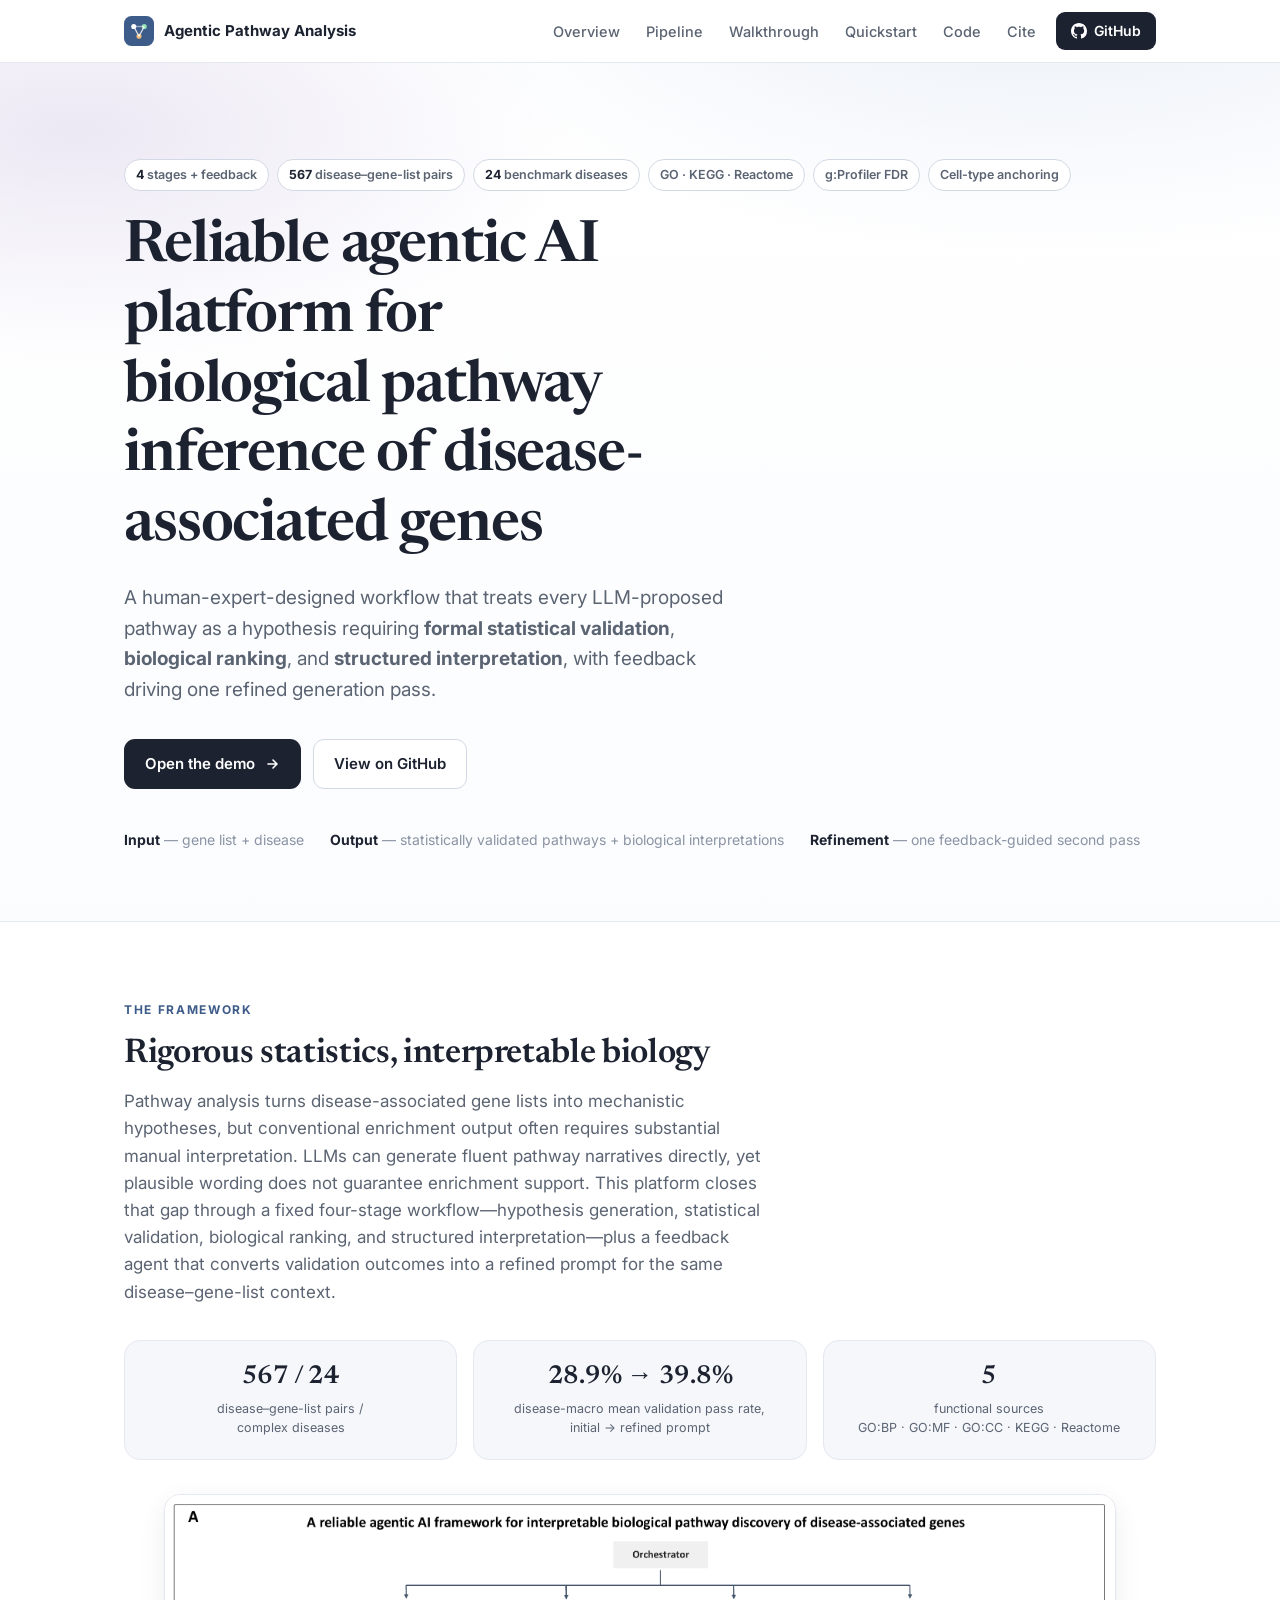
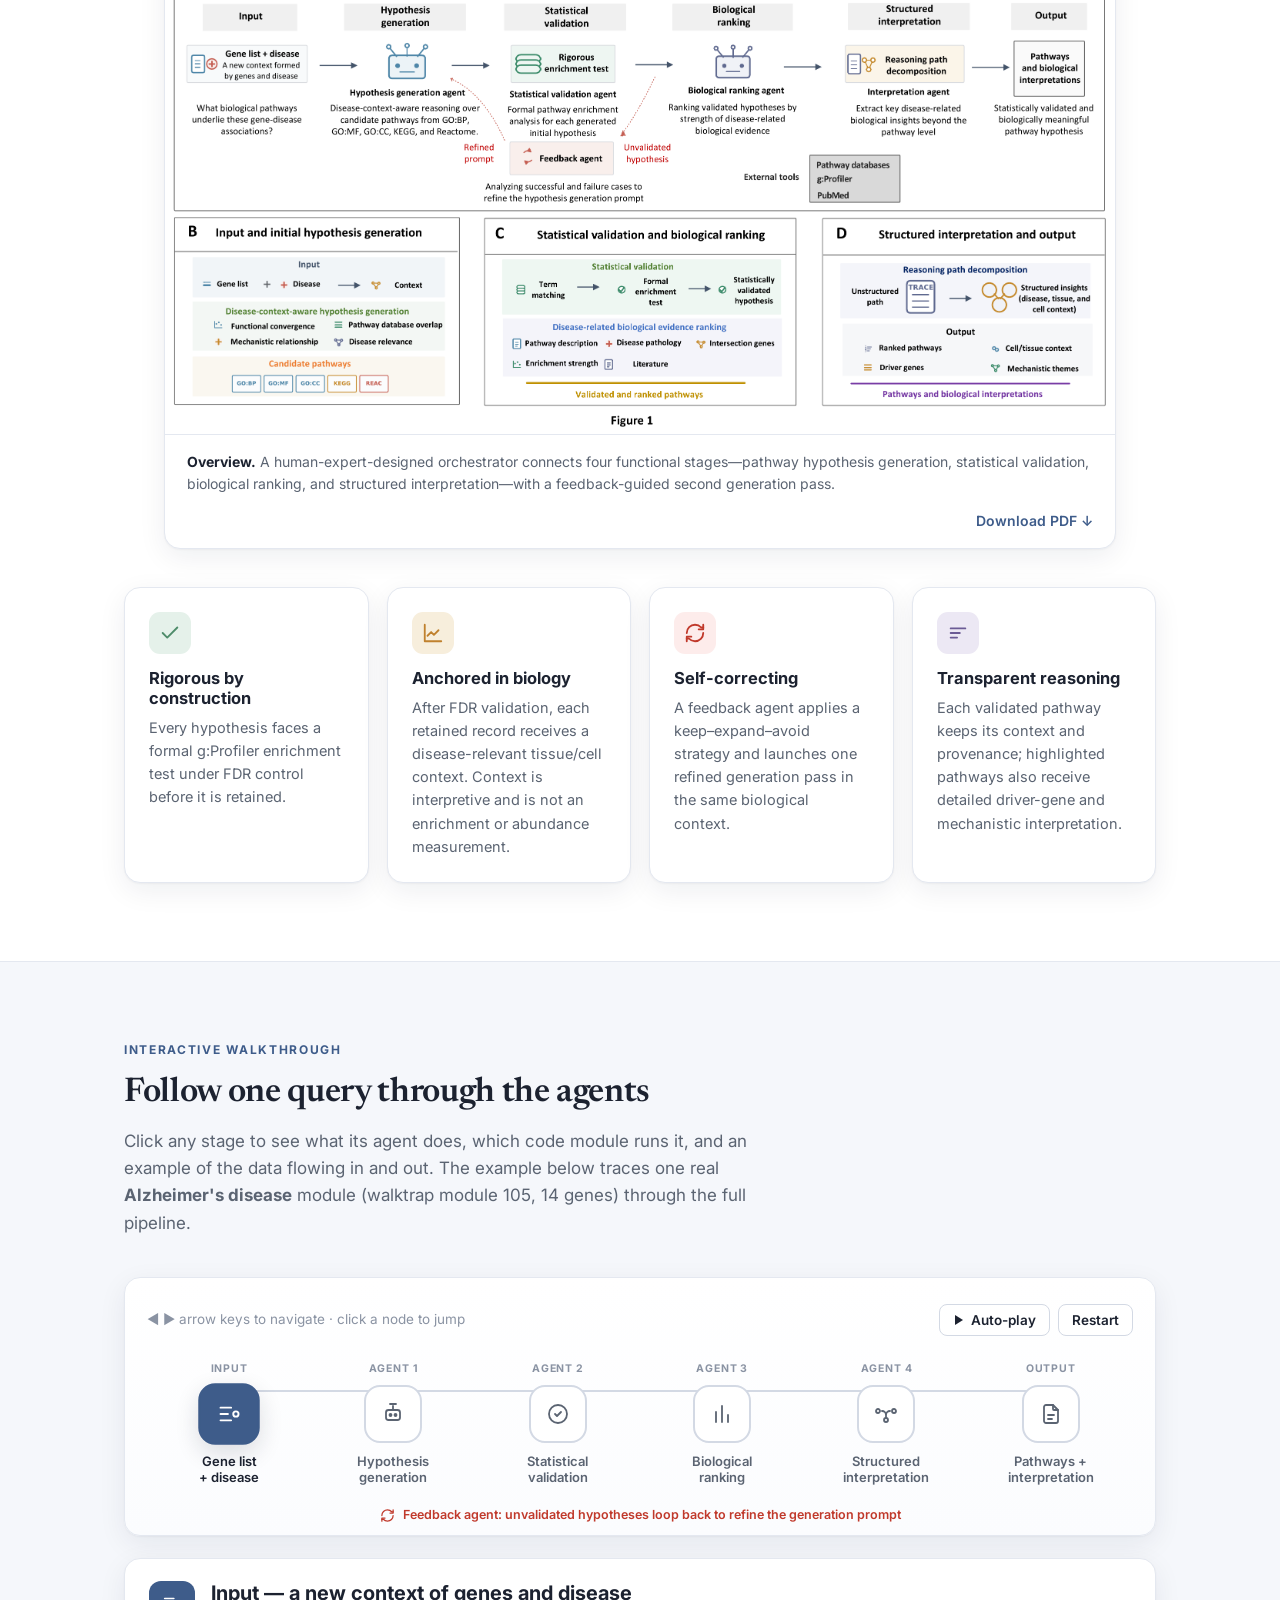
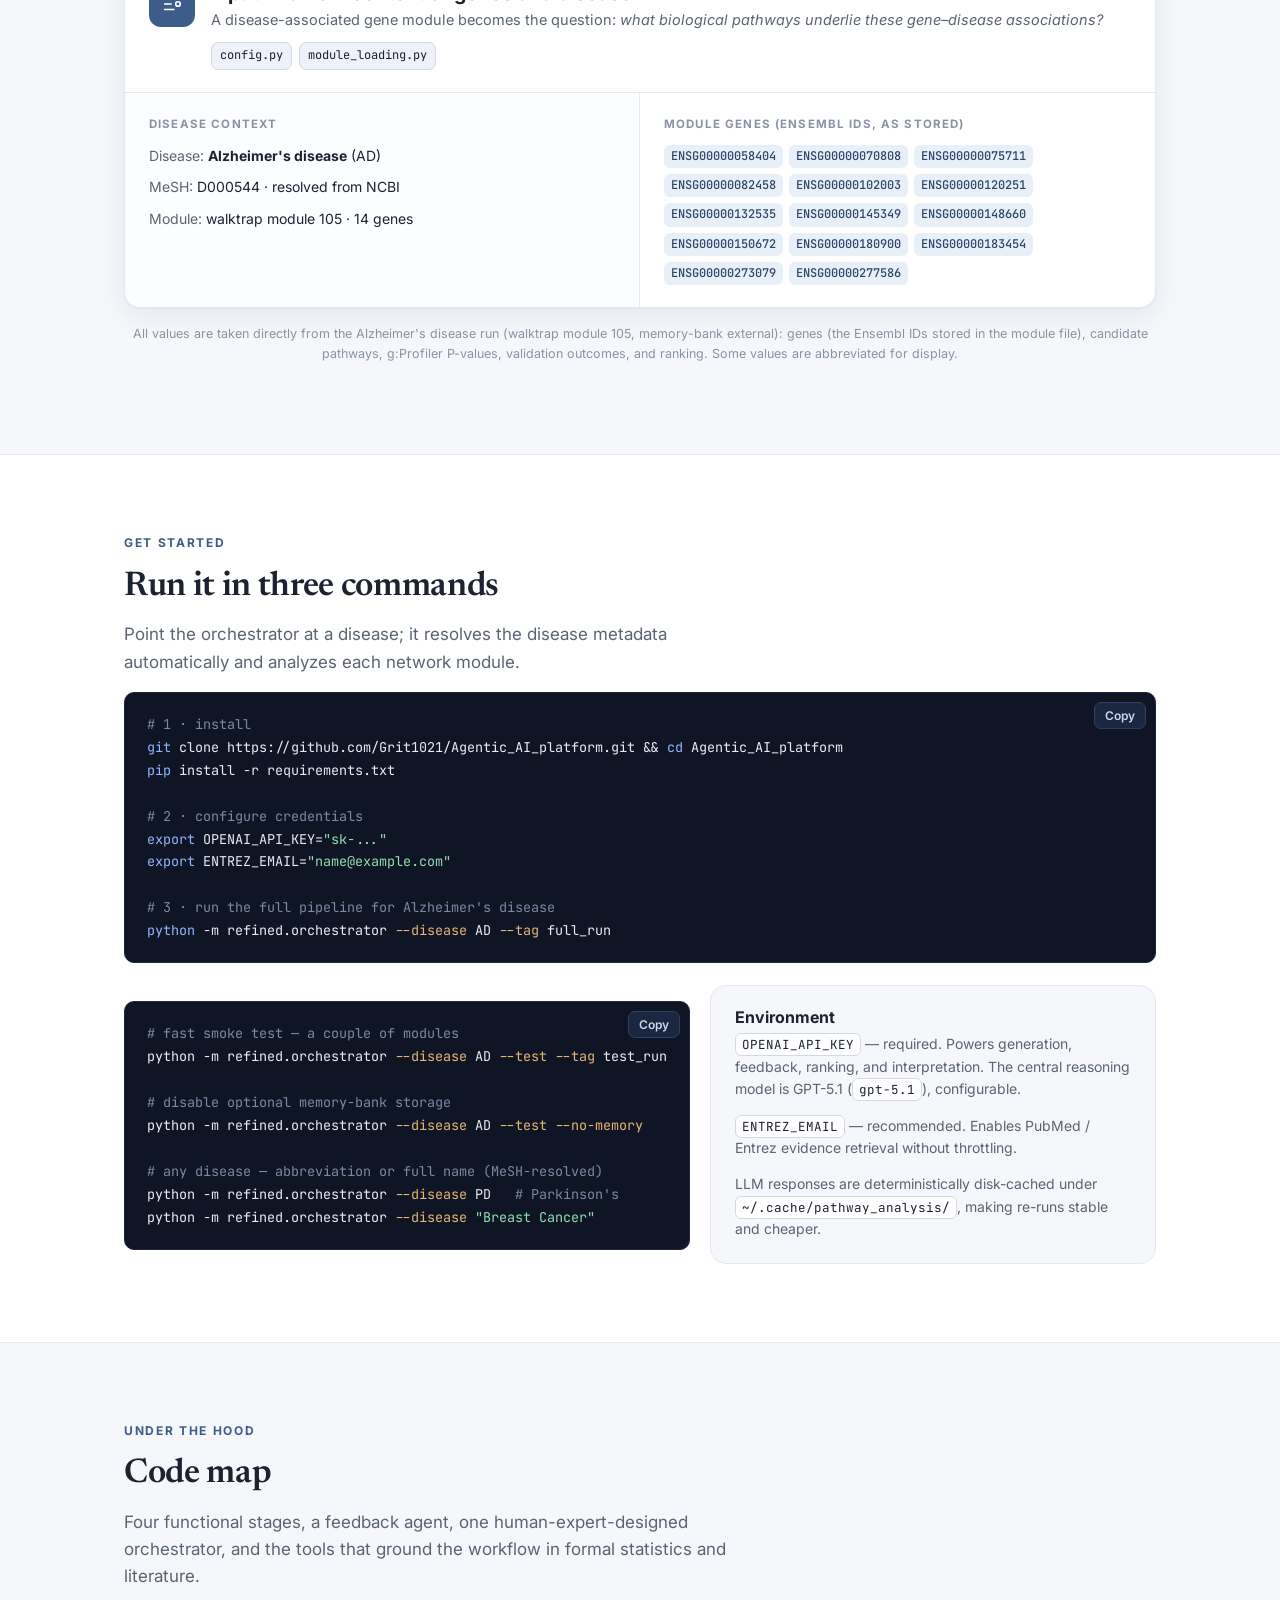
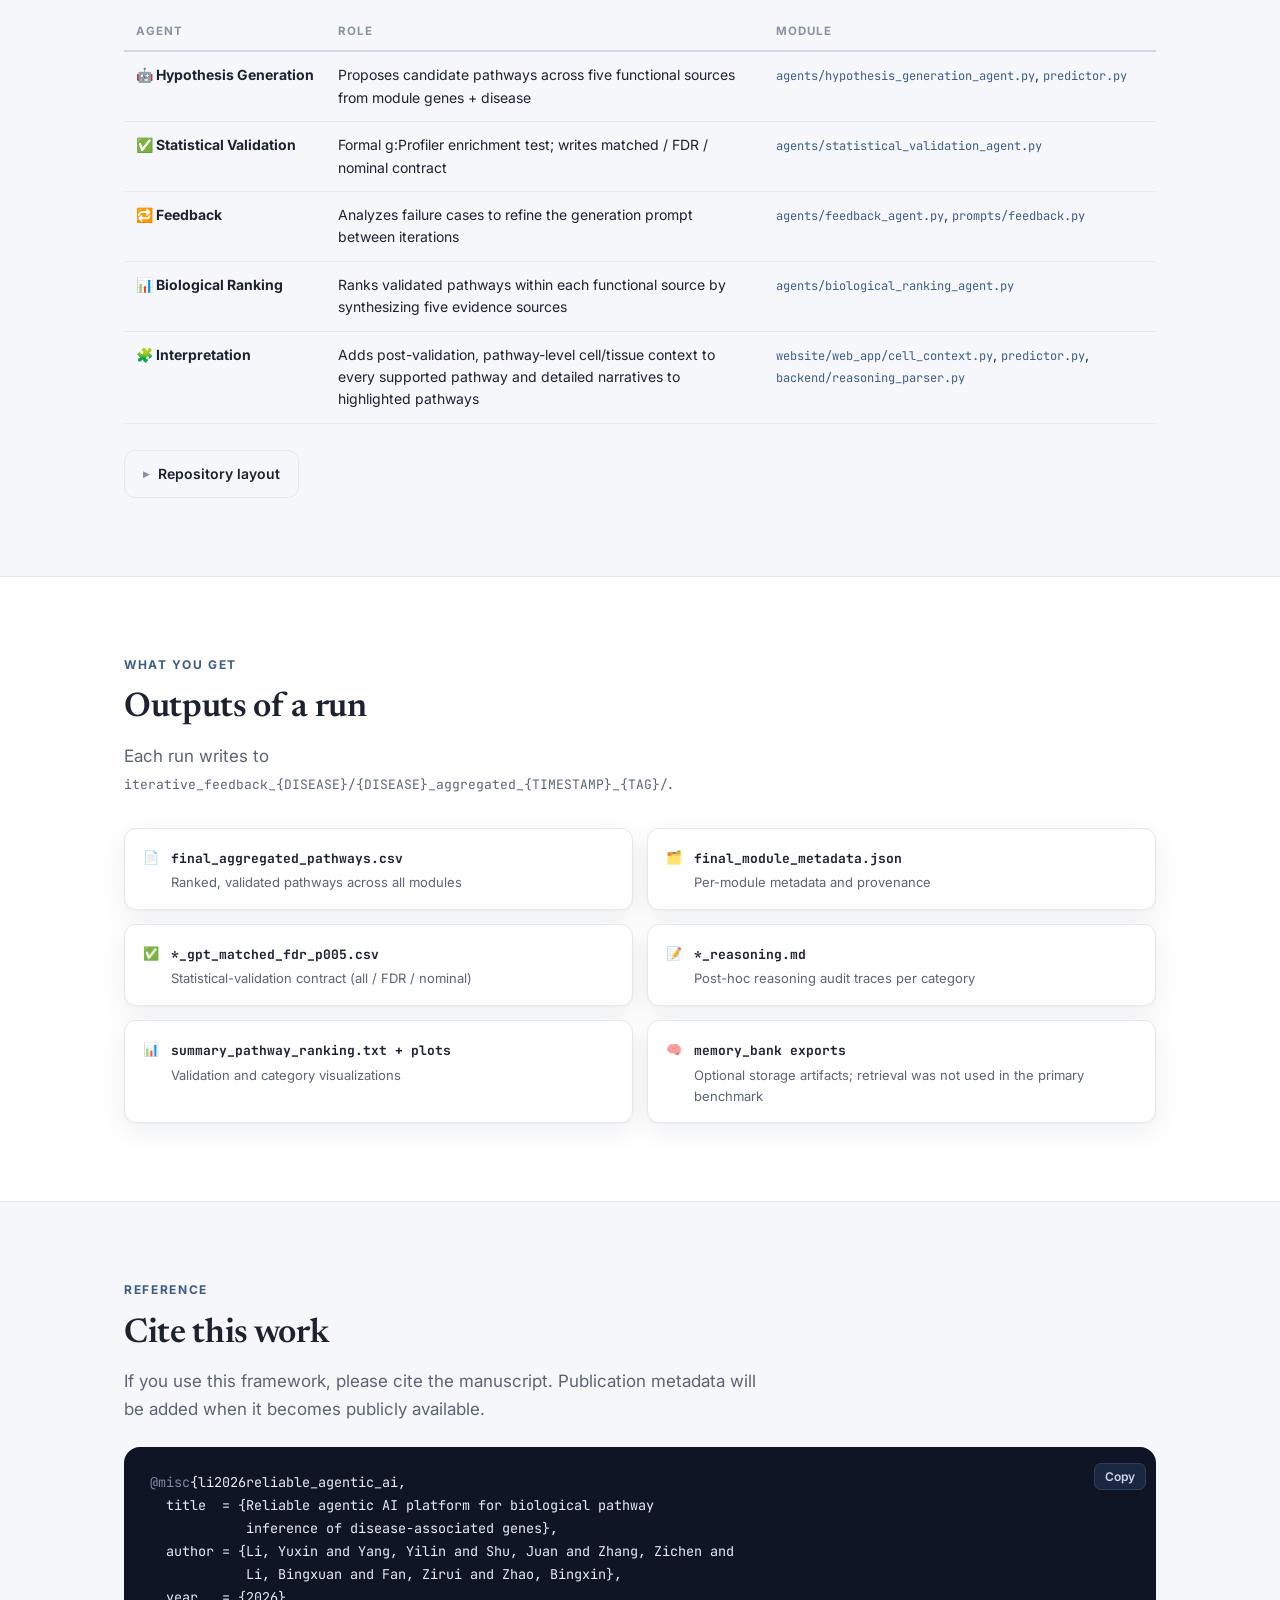
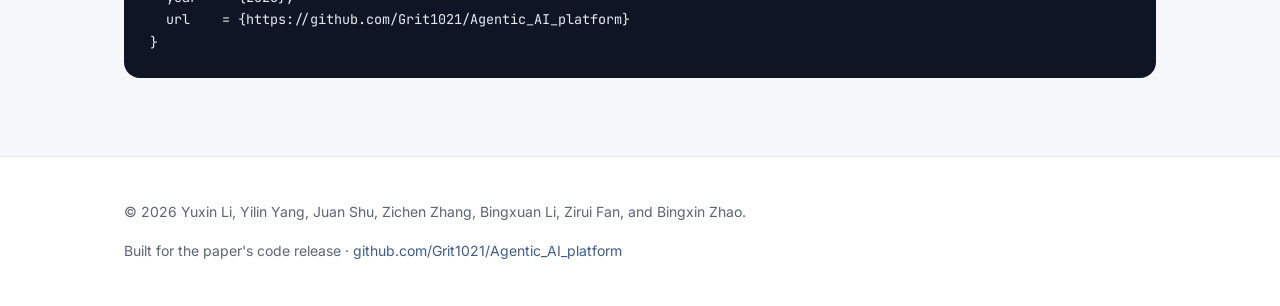
<file: docs/index.html>
<!DOCTYPE html>
<html lang="en">
<head>
<meta charset="UTF-8">
<meta name="viewport" content="width=device-width, initial-scale=1.0">
<title>Reliable agentic AI platform for biological pathway inference of disease-associated genes</title>
<meta name="description" content="A disease-context-aware agentic platform that combines LLM reasoning with formal enrichment testing, biological ranking, feedback-guided refinement, and structured interpretation.">
<link rel="preconnect" href="https://fonts.googleapis.com">
<link rel="preconnect" href="https://fonts.gstatic.com" crossorigin>
<link href="https://fonts.googleapis.com/css2?family=Inter:wght@400;500;600;700;800&family=Newsreader:ital,opt@0,7..72;1,7..72&family=JetBrains+Mono:wght@400;500&display=swap" rel="stylesheet">
<style>
  :root{
    --blue:#3E5C8A;   --blue-soft:#E9EFF7;   --blue-ink:#2c456b;
    --green:#4E8C6A;  --green-soft:#E5F1EA;  --green-ink:#356b4d;
    --amber:#C0812E;  --amber-soft:#F7EEDC;  --amber-ink:#8a5b18;
    --purple:#6B5B95; --purple-soft:#ECE8F4; --purple-ink:#4f4173;
    --red:#C0392B;
    --ink:#1c2230; --muted:#5b6472; --faint:#8a93a3;
    --line:#e4e8f0; --line-strong:#d3d9e4;
    --bg:#ffffff; --bg-alt:#f5f7fb; --bg-deep:#eef2f8;
    --radius:16px; --radius-sm:10px;
    --shadow:0 1px 2px rgba(20,30,50,.04), 0 8px 28px rgba(20,30,50,.07);
    --shadow-lg:0 20px 60px rgba(20,30,50,.16);
    --maxw:1080px;
    --sans:'Inter',-apple-system,BlinkMacSystemFont,'Segoe UI',Roboto,sans-serif;
    --serif:'Newsreader',Georgia,'Times New Roman',serif;
    --mono:'JetBrains Mono',ui-monospace,'SF Mono',Menlo,Consolas,monospace;
  }
  *{box-sizing:border-box}
  html{scroll-behavior:smooth}
  body{margin:0;font-family:var(--sans);color:var(--ink);background:var(--bg);
    line-height:1.6;-webkit-font-smoothing:antialiased;text-rendering:optimizeLegibility}
  a{color:var(--blue);text-decoration:none}
  a:hover{text-decoration:underline}
  h1,h2,h3{line-height:1.2;margin:0}
  .wrap{max-width:var(--maxw);margin:0 auto;padding:0 24px}
  .eyebrow{font-size:12px;font-weight:700;letter-spacing:.14em;text-transform:uppercase;color:var(--blue);margin-bottom:14px}
  section{padding:78px 0;border-top:1px solid var(--line)}
  section h2{font-family:var(--serif);font-size:34px;font-weight:600;letter-spacing:-.01em}
  section .lead{color:var(--muted);font-size:17px;max-width:640px;margin:14px 0 0}

  /* ---------- Nav ---------- */
  header.nav{position:sticky;top:0;z-index:50;background:rgba(255,255,255,.85);
    backdrop-filter:saturate(180%) blur(12px);border-bottom:1px solid var(--line)}
  .nav-inner{max-width:var(--maxw);margin:0 auto;padding:12px 24px;display:flex;align-items:center;gap:20px}
  .brand{display:flex;align-items:center;gap:10px;font-weight:700;font-size:15px;color:var(--ink)}
  .brand:hover{text-decoration:none}
  .brand .logo{width:30px;height:30px;flex:0 0 30px}
  .nav-links{display:flex;gap:26px;margin-left:auto}
  .nav-links a{color:var(--muted);font-size:14.5px;font-weight:500}
  .nav-links a:hover{color:var(--ink);text-decoration:none}
  .nav-cta{display:inline-flex;align-items:center;gap:7px;background:var(--ink);color:#fff;
    padding:8px 15px;border-radius:9px;font-size:14px;font-weight:600}
  .nav-cta:hover{text-decoration:none;background:#0e1420}
  .nav-toggle{display:none}

  /* ---------- Hero ---------- */
  .hero{position:relative;overflow:hidden;padding:96px 0 70px;
    background:
      radial-gradient(1100px 480px at 82% -12%, var(--blue-soft), transparent 60%),
      radial-gradient(900px 420px at 6% 8%, var(--purple-soft), transparent 55%),
      linear-gradient(#ffffff,#fbfcfe);
    border-top:none}
  .hero .tags{display:flex;flex-wrap:wrap;gap:8px;margin-bottom:22px}
  .tag{font-size:12.5px;font-weight:600;padding:5px 11px;border-radius:999px;
    background:#fff;border:1px solid var(--line-strong);color:var(--muted)}
  .tag b{color:var(--ink)}
  .hero h1{font-family:var(--serif);font-weight:600;font-size:clamp(34px,5.2vw,58px);
    letter-spacing:-.02em;max-width:15ch}
  .hero p.sub{font-size:19px;color:var(--muted);max-width:620px;margin:22px 0 0}
  .hero .cta{display:flex;flex-wrap:wrap;gap:12px;margin-top:34px}
  .btn{display:inline-flex;align-items:center;gap:9px;padding:12px 20px;border-radius:11px;
    font-weight:600;font-size:15px;cursor:pointer;border:1px solid transparent;transition:.18s}
  .btn.primary{background:var(--ink);color:#fff}
  .btn.primary:hover{background:#0e1420;text-decoration:none;transform:translateY(-1px)}
  .btn.ghost{background:#fff;border-color:var(--line-strong);color:var(--ink)}
  .btn.ghost:hover{border-color:var(--blue);color:var(--blue);text-decoration:none;transform:translateY(-1px)}
  .hero .meta{margin-top:40px;display:flex;flex-wrap:wrap;gap:26px;color:var(--faint);font-size:14px}
  .hero .meta b{color:var(--ink);font-weight:700}
  .hero .meta .dot{color:var(--line-strong);margin-right:26px}

  /* ---------- Figure ---------- */
  .figure-card{background:#fff;border:1px solid var(--line);border-radius:var(--radius);
    box-shadow:var(--shadow);overflow:hidden;margin-top:34px}
  .figure-card img{display:block;width:100%;cursor:zoom-in}
  .figure-cap{padding:16px 22px;border-top:1px solid var(--line);color:var(--muted);
    font-size:14px;display:flex;gap:14px;align-items:baseline;flex-wrap:wrap}
  .figure-cap b{color:var(--ink)}
  .figure-cap .dl{margin-left:auto;font-weight:600}

  /* ---------- Highlights ---------- */
  .grid{display:grid;gap:18px;margin-top:38px}
  .grid.g4{grid-template-columns:repeat(4,1fr)}
  .grid.g3{grid-template-columns:repeat(3,1fr)}
  .card{background:#fff;border:1px solid var(--line);border-radius:var(--radius);padding:24px;
    box-shadow:var(--shadow);transition:.2s}
  .card:hover{transform:translateY(-3px);box-shadow:var(--shadow-lg)}
  .card .ic{width:42px;height:42px;border-radius:11px;display:grid;place-items:center;margin-bottom:15px}
  .card h3{font-size:16.5px;font-weight:700;margin-bottom:7px}
  .card p{margin:0;color:var(--muted);font-size:14.5px}
  .stats{display:grid;grid-template-columns:repeat(3,1fr);gap:16px;margin-top:34px}
  .stat{background:var(--bg-alt);border:1px solid var(--line);border-radius:var(--radius);padding:22px 20px;text-align:center}
  .stat .n{display:block;font-family:var(--serif);font-size:26px;font-weight:600;color:var(--ink);letter-spacing:-.01em;line-height:1.1}
  .stat .l{display:block;color:var(--muted);font-size:12.5px;margin-top:9px;line-height:1.45}

  /* ---------- Pipeline walkthrough ---------- */
  .rail{margin-top:40px;background:linear-gradient(#fff,#fbfcfe);border:1px solid var(--line);
    border-radius:var(--radius);box-shadow:var(--shadow);padding:26px 22px 10px}
  .rail-top{display:flex;justify-content:space-between;align-items:center;gap:14px;margin-bottom:20px;flex-wrap:wrap}
  .rail-top .hint{color:var(--faint);font-size:13.5px}
  .rail-controls{display:flex;gap:8px}
  .mini-btn{border:1px solid var(--line-strong);background:#fff;color:var(--ink);border-radius:8px;
    padding:7px 13px;font-size:13.5px;font-weight:600;cursor:pointer;font-family:var(--sans);display:inline-flex;gap:6px;align-items:center}
  .mini-btn:hover{border-color:var(--blue);color:var(--blue)}
  .stages{display:flex;align-items:stretch;gap:0;position:relative;overflow-x:auto;padding-bottom:6px}
  .stage{flex:1 1 0;min-width:120px;position:relative;display:flex;flex-direction:column;align-items:center;
    gap:10px;padding:6px 6px 10px;background:none;border:none;cursor:pointer;font-family:var(--sans)}
  .stage .node{width:58px;height:58px;border-radius:16px;display:grid;place-items:center;
    background:#fff;border:2px solid var(--line-strong);color:var(--muted);transition:.2s;position:relative;z-index:2}
  .stage .lbl{font-size:13px;font-weight:600;color:var(--muted);text-align:center;line-height:1.25;transition:.2s}
  .stage .step{font-size:10.5px;font-weight:700;color:var(--faint);letter-spacing:.08em}
  .stage:not(:last-child)::after{content:"";position:absolute;top:34px;left:50%;width:100%;height:2px;
    background:var(--line-strong);z-index:1}
  .stage:hover .node{border-color:var(--blue)}
  .stage.active .node{transform:scale(1.06);box-shadow:0 8px 22px rgba(20,30,50,.14)}
  .stage.active .lbl{color:var(--ink)}
  /* stage colour theming */
  .stage[data-c=blue].active .node{background:var(--blue);border-color:var(--blue);color:#fff}
  .stage[data-c=green].active .node{background:var(--green);border-color:var(--green);color:#fff}
  .stage[data-c=amber].active .node{background:var(--amber);border-color:var(--amber);color:#fff}
  .stage[data-c=purple].active .node{background:var(--purple);border-color:var(--purple);color:#fff}
  .stage[data-c=ink].active .node{background:var(--ink);border-color:var(--ink);color:#fff}
  .feedback-note{display:flex;align-items:center;gap:8px;justify-content:center;margin-top:4px;
    color:var(--red);font-size:12.5px;font-weight:600}
  .feedback-note svg{stroke:var(--red)}

  /* detail panel */
  .panel{margin-top:22px;border:1px solid var(--line);border-radius:var(--radius);overflow:hidden;background:#fff;box-shadow:var(--shadow)}
  .panel-head{padding:22px 24px;display:flex;gap:16px;align-items:flex-start;border-bottom:1px solid var(--line)}
  .panel-head .badge{flex:0 0 46px;width:46px;height:46px;border-radius:12px;display:grid;place-items:center;color:#fff}
  .panel-head h3{font-size:20px;font-weight:700}
  .panel-head .role{color:var(--muted);font-size:14.5px;margin-top:3px}
  .panel-head .mods{margin-top:11px;display:flex;flex-wrap:wrap;gap:7px}
  .chip{font-family:var(--mono);font-size:12px;background:var(--bg-deep);color:var(--ink);
    border:1px solid var(--line-strong);border-radius:7px;padding:3px 8px}
  .chip:hover{border-color:var(--blue);color:var(--blue);text-decoration:none}
  .io{display:grid;grid-template-columns:1fr 1fr;gap:0}
  .io > div{padding:22px 24px}
  .io .in{border-right:1px solid var(--line);background:#fcfdff}
  .io h4{font-size:11.5px;font-weight:700;letter-spacing:.1em;text-transform:uppercase;color:var(--faint);margin:0 0 12px}
  .io .single{grid-column:1 / -1;border-right:none}
  .kv{font-size:14px;margin:0 0 9px;color:var(--ink)}
  .kv .k{color:var(--muted)}
  .genes{display:flex;flex-wrap:wrap;gap:6px;margin-top:6px}
  .gene{font-family:var(--mono);font-size:12px;background:var(--blue-soft);color:var(--blue-ink);
    border-radius:6px;padding:2px 7px;font-weight:500}
  .plist{list-style:none;padding:0;margin:0;display:flex;flex-direction:column;gap:8px}
  .plist li{display:flex;gap:12px;align-items:center;font-size:14px;padding:11px 14px;
    background:#fff;border:1px solid var(--line);border-radius:11px;
    transition:border-color .15s,box-shadow .15s,transform .15s}
  .plist li:hover{border-color:var(--line-strong);box-shadow:0 3px 12px rgba(20,30,50,.06);transform:translateX(2px)}
  .src{font-family:var(--mono);font-size:10.5px;font-weight:700;letter-spacing:.01em;padding:4px 7px;
    border-radius:6px;flex:0 0 auto;min-width:56px;text-align:center}
  .src.bp{background:var(--green-soft);color:var(--green-ink)}
  .src.mf{background:var(--blue-soft);color:var(--blue-ink)}
  .src.cc{background:var(--purple-soft);color:var(--purple-ink)}
  .src.kegg{background:var(--amber-soft);color:var(--amber-ink)}
  .src.reac{background:#fdeceb;color:var(--red)}
  .pname{font-weight:600;flex:1 1 auto;min-width:0;color:var(--ink)}
  .pend{margin-left:auto;display:flex;align-items:center;gap:14px;flex:0 0 auto}
  .pmeta{color:var(--muted);font-size:12px;font-family:var(--mono);white-space:nowrap}
  .status{font-size:11px;font-weight:700;padding:3px 10px;border-radius:99px;white-space:nowrap;letter-spacing:.02em;
    display:inline-flex;align-items:center;gap:5px}
  .status.ok{background:var(--green-soft);color:var(--green-ink)}
  .status.no{background:#fdeceb;color:var(--red)}
  .rank{flex:0 0 auto;width:24px;height:24px;border-radius:8px;background:var(--amber-soft);color:var(--amber-ink);
    font-size:12px;font-weight:700;display:inline-flex;align-items:center;justify-content:center}
  .evbar{height:7px;border-radius:99px;background:var(--bg-deep);overflow:hidden;width:88px;flex:0 0 auto}
  .evbar > i{display:block;height:100%;background:var(--amber);border-radius:99px}
  .themes{display:flex;flex-wrap:wrap;gap:8px}
  .theme{font-size:13px;font-weight:600;padding:6px 12px;border-radius:999px;background:var(--purple-soft);color:var(--purple-ink)}
  .rsections{display:grid;grid-template-columns:1fr 1fr;gap:12px;margin-top:4px}
  .rsec{background:var(--bg-alt);border:1px solid var(--line);border-radius:11px;padding:12px 14px}
  .rsec .rlabel{display:block;font-size:11px;font-weight:700;letter-spacing:.05em;text-transform:uppercase;color:var(--purple-ink);margin-bottom:5px}
  .rsec .rtext{font-size:13px;color:var(--ink);line-height:1.5}
  .callout{margin:0 24px 22px;padding:13px 16px;border-radius:11px;background:#fff6f4;border:1px solid #f3d5cf;
    color:#8a3226;font-size:13.5px;display:flex;gap:10px;align-items:flex-start}
  .callout svg{flex:0 0 auto;margin-top:2px}
  .disclaimer{color:var(--faint);font-size:12.5px;margin-top:16px;text-align:center}

  /* ---------- Code / quickstart ---------- */
  .codewrap{position:relative;margin-top:16px}
  pre{margin:0;background:#0f1524;color:#e7ecf5;border-radius:var(--radius-sm);padding:20px 22px;
    overflow-x:auto;font-family:var(--mono);font-size:13.5px;line-height:1.7;border:1px solid #1d2740}
  pre .c{color:#7c88a5}   /* comment */
  pre .k{color:#8fb6ff}   /* command/keyword */
  pre .s{color:#8ee0b0}   /* string/value */
  pre .f{color:#e6b673}   /* flag */
  .copy{position:absolute;top:10px;right:10px;background:#1b2740;border:1px solid #30405f;color:#cdd7ea;
    border-radius:7px;padding:5px 10px;font-size:12px;font-weight:600;cursor:pointer;font-family:var(--sans)}
  .copy:hover{background:#243250;color:#fff}
  .two-col{display:grid;grid-template-columns:1fr 1fr;gap:20px;margin-top:22px;align-items:start}
  .env{background:var(--bg-alt);border:1px solid var(--line);border-radius:var(--radius);padding:22px 24px}
  .env h3{font-size:16px;margin-bottom:6px}
  .env p{color:var(--muted);font-size:14px;margin:0 0 14px}
  .env code{font-family:var(--mono);font-size:12.5px;background:#fff;border:1px solid var(--line-strong);
    padding:2px 6px;border-radius:6px;color:var(--ink)}

  /* code map */
  .tree-map{margin-top:26px;background:var(--bg-alt);border:1px solid var(--line);
    border-radius:var(--radius);overflow:hidden;box-shadow:var(--shadow)}
  .tree-map > *{border-bottom:1px solid var(--line)}
  .tree-map > *:last-child{border-bottom:none}
  .tree-map .tgroup{font-size:11px;font-weight:700;letter-spacing:.1em;text-transform:uppercase;
    color:var(--faint);padding:12px 22px;background:var(--bg-deep)}
  .tree-map .trow{display:grid;grid-template-columns:minmax(150px,190px) 1fr;gap:18px;
    padding:11px 22px;align-items:baseline;transition:background .15s}
  .tree-map .trow:hover{background:#fff}
  .tree-map code{font-family:var(--mono);font-size:13px;color:var(--blue);font-weight:600;white-space:nowrap}
  .tree-map .dir code{color:var(--amber-ink)}
  .tree-map .trow span{color:var(--muted);font-size:13.5px}
  .code-toggle{margin-top:26px}
  .code-toggle > summary{cursor:pointer;list-style:none;display:inline-flex;align-items:center;gap:9px;
    font-size:14px;font-weight:600;color:var(--ink);background:var(--bg-alt);border:1px solid var(--line);
    border-radius:11px;padding:12px 18px;transition:border-color .15s,color .15s;user-select:none}
  .code-toggle > summary::-webkit-details-marker{display:none}
  .code-toggle > summary::before{content:"▸";color:var(--faint);font-size:12px;transition:transform .15s}
  .code-toggle[open] > summary::before{transform:rotate(90deg)}
  .code-toggle > summary:hover{border-color:var(--blue);color:var(--blue)}
  .code-toggle[open] > summary{margin-bottom:16px}
  .code-toggle .tree-map{margin-top:0}
  table.mods{width:100%;border-collapse:collapse;margin-top:22px;font-size:14px}
  table.mods th{text-align:left;font-size:11.5px;letter-spacing:.08em;text-transform:uppercase;
    color:var(--faint);padding:10px 12px;border-bottom:2px solid var(--line-strong)}
  table.mods td{padding:12px;border-bottom:1px solid var(--line);vertical-align:top}
  table.mods tr:hover td{background:var(--bg-alt)}
  table.mods .agent{font-weight:700;white-space:nowrap}
  table.mods code{font-family:var(--mono);font-size:12px;color:var(--blue)}

  /* outputs */
  .out-grid{display:grid;grid-template-columns:repeat(2,1fr);gap:14px;margin-top:30px}
  .out{display:flex;gap:12px;padding:16px 18px;background:#fff;border:1px solid var(--line);border-radius:12px;box-shadow:var(--shadow)}
  .out .fi{flex:0 0 auto;color:var(--green)}
  .out b{font-family:var(--mono);font-size:13px;color:var(--ink)}
  .out span{display:block;color:var(--muted);font-size:13px;margin-top:2px}

  /* citation */
  .cite{background:#0f1524;color:#e7ecf5;border-radius:var(--radius);padding:8px;margin-top:24px;position:relative}
  .cite pre{background:transparent;border:none;padding:16px 18px}

  footer{border-top:1px solid var(--line);padding:44px 0;color:var(--muted);font-size:14px}
  .foot-inner{display:flex;gap:16px;justify-content:space-between;flex-wrap:wrap;align-items:center}

  /* zoom modal */
  .modal{position:fixed;inset:0;background:rgba(12,16,26,.86);display:none;z-index:100;
    align-items:center;justify-content:center;padding:34px;cursor:zoom-out}
  .modal.on{display:flex}
  .modal img{max-width:100%;max-height:100%;border-radius:10px;box-shadow:var(--shadow-lg)}

  .reveal{opacity:0;transform:translateY(16px);transition:opacity .6s ease, transform .6s ease}
  .reveal.in{opacity:1;transform:none}

  @media(max-width:860px){
    .grid.g4,.grid.g3{grid-template-columns:1fr 1fr}
    .two-col{grid-template-columns:1fr}
    .io{grid-template-columns:1fr}
    .io .in{border-right:none;border-bottom:1px solid var(--line)}
    .out-grid{grid-template-columns:1fr}
    .nav-links{display:none}
  }
  @media(max-width:560px){
    .grid.g4,.grid.g3{grid-template-columns:1fr}
    .stats{grid-template-columns:1fr}
    section{padding:56px 0}
    .hero{padding:70px 0 54px}
    .tree-map .trow{grid-template-columns:1fr;gap:3px;padding:10px 16px}
    .tree-map .tgroup{padding:10px 16px}
    .rsections{grid-template-columns:1fr}
  }
</style>
</head>
<body>

<!-- NAV -->
<header class="nav">
  <div class="nav-inner">
    <a class="brand" href="#top">
      <svg class="logo" viewBox="0 0 40 40" fill="none" xmlns="http://www.w3.org/2000/svg">
        <rect width="40" height="40" rx="10" fill="#3E5C8A"/>
        <circle cx="13" cy="14" r="3.4" fill="#fff"/><circle cx="27" cy="14" r="3.4" fill="#8EE0B0"/>
        <circle cx="20" cy="27" r="3.4" fill="#E6B673"/>
        <path d="M13 14L20 27L27 14" stroke="#fff" stroke-width="1.7" opacity=".85"/>
        <path d="M13 14H27" stroke="#fff" stroke-width="1.7" opacity=".5"/>
      </svg>
      <span>Agentic Pathway Analysis</span>
    </a>
    <nav class="nav-links">
      <a href="#overview">Overview</a>
      <a href="#pipeline">Pipeline</a>
      <a href="#example">Walkthrough</a>
      <a href="#quickstart">Quickstart</a>
      <a href="#code">Code</a>
      <a href="#cite">Cite</a>
    </nav>
    <a class="nav-cta" href="https://github.com/Grit1021/Agentic_AI_platform" target="_blank" rel="noopener">
      <svg width="16" height="16" viewBox="0 0 16 16" fill="currentColor"><path d="M8 0C3.58 0 0 3.58 0 8c0 3.54 2.29 6.53 5.47 7.59.4.07.55-.17.55-.38 0-.19-.01-.82-.01-1.49-2.01.37-2.53-.49-2.69-.94-.09-.23-.48-.94-.82-1.13-.28-.15-.68-.52-.01-.53.63-.01 1.08.58 1.23.82.72 1.21 1.87.87 2.33.66.07-.52.28-.87.51-1.07-1.78-.2-3.64-.89-3.64-3.95 0-.87.31-1.59.82-2.15-.08-.2-.36-1.02.08-2.12 0 0 .67-.21 2.2.82.64-.18 1.32-.27 2-.27.68 0 1.36.09 2 .27 1.53-1.04 2.2-.82 2.2-.82.44 1.1.16 1.92.08 2.12.51.56.82 1.27.82 2.15 0 3.07-1.87 3.75-3.65 3.95.29.25.54.73.54 1.48 0 1.07-.01 1.93-.01 2.2 0 .21.15.46.55.38A8.01 8.01 0 0016 8c0-4.42-3.58-8-8-8z"/></svg>
      GitHub
    </a>
  </div>
</header>

<a id="top"></a>
<!-- HERO -->
<div class="hero">
  <div class="wrap">
    <div class="tags reveal">
      <span class="tag"><b>4</b> stages + feedback</span>
      <span class="tag"><b>567</b> disease–gene-list pairs</span>
      <span class="tag"><b>24</b> benchmark diseases</span>
      <span class="tag">GO · KEGG · Reactome</span>
      <span class="tag">g:Profiler FDR</span>
      <span class="tag">Cell-type anchoring</span>
    </div>
    <h1 class="reveal">Reliable agentic AI platform for biological pathway inference of disease-associated genes</h1>
    <p class="sub reveal">A human-expert-designed workflow that treats every LLM-proposed pathway as a hypothesis requiring <b>formal statistical validation</b>, <b>biological ranking</b>, and <b>structured interpretation</b>, with feedback driving one refined generation pass.</p>
    <div class="cta reveal">
      <a class="btn primary" href="https://tigerai.bio/pathway/" target="_blank" rel="noopener">Open the demo
        <svg width="16" height="16" viewBox="0 0 16 16" fill="none"><path d="M4 8h8M9 4l4 4-4 4" stroke="currentColor" stroke-width="1.6" stroke-linecap="round" stroke-linejoin="round"/></svg></a>
      <a class="btn ghost" href="https://github.com/Grit1021/Agentic_AI_platform" target="_blank" rel="noopener">View on GitHub</a>
    </div>
    <div class="meta reveal">
      <span><b>Input</b> — gene list + disease</span>
      <span><b>Output</b> — statistically validated pathways + biological interpretations</span>
      <span><b>Refinement</b> — one feedback-guided second pass</span>
    </div>
  </div>
</div>

<!-- OVERVIEW + FIGURE -->
<section id="overview">
  <div class="wrap">
    <div class="eyebrow reveal">The framework</div>
    <h2 class="reveal">Rigorous statistics, interpretable biology</h2>
    <p class="lead reveal">Pathway analysis turns disease-associated gene lists into mechanistic hypotheses, but conventional enrichment output often requires substantial manual interpretation. LLMs can generate fluent pathway narratives directly, yet plausible wording does not guarantee enrichment support. This platform closes that gap through a fixed four-stage workflow—hypothesis generation, statistical validation, biological ranking, and structured interpretation—plus a feedback agent that converts validation outcomes into a refined prompt for the same disease–gene-list context.</p>

    <div class="stats reveal">
      <div class="stat"><span class="n">567 / 24</span><span class="l">disease–gene-list pairs /<br>complex diseases</span></div>
      <div class="stat"><span class="n">28.9% → 39.8%</span><span class="l">disease-macro mean validation pass rate,<br>initial → refined prompt</span></div>
      <div class="stat"><span class="n">5</span><span class="l">functional sources<br>GO:BP · GO:MF · GO:CC · KEGG · Reactome</span></div>
    </div>

    <figure class="figure-card reveal" style="margin-bottom:0">
      <img src="assets/figure1.png" alt="Framework overview: agentic pathway inference from disease-associated genes" id="fig1">
      <figcaption class="figure-cap">
        <span><b>Overview.</b> A human-expert-designed orchestrator connects four functional stages—pathway hypothesis generation, statistical validation, biological ranking, and structured interpretation—with a feedback-guided second generation pass.</span>
        <a class="dl" href="assets/figure1.pdf" target="_blank" rel="noopener">Download PDF ↓</a>
      </figcaption>
    </figure>

    <div class="grid g4">
      <div class="card reveal">
        <div class="ic" style="background:var(--green-soft);color:var(--green)">
          <svg width="22" height="22" viewBox="0 0 24 24" fill="none" stroke="currentColor" stroke-width="2" stroke-linecap="round" stroke-linejoin="round"><path d="M20 6L9 17l-5-5"/></svg>
        </div>
        <h3>Rigorous by construction</h3>
        <p>Every hypothesis faces a formal g:Profiler enrichment test under FDR control before it is retained.</p>
      </div>
      <div class="card reveal">
        <div class="ic" style="background:var(--amber-soft);color:var(--amber)">
          <svg width="22" height="22" viewBox="0 0 24 24" fill="none" stroke="currentColor" stroke-width="2" stroke-linecap="round" stroke-linejoin="round"><path d="M3 3v18h18"/><path d="M18 9l-5 5-3-3-4 4"/></svg>
        </div>
        <h3>Anchored in biology</h3>
        <p>After FDR validation, each retained record receives a disease-relevant tissue/cell context. Context is interpretive and is not an enrichment or abundance measurement.</p>
      </div>
      <div class="card reveal">
        <div class="ic" style="background:#fdeceb;color:var(--red)">
          <svg width="22" height="22" viewBox="0 0 24 24" fill="none" stroke="currentColor" stroke-width="2" stroke-linecap="round" stroke-linejoin="round"><path d="M3 12a9 9 0 019-9 9 9 0 016.7 3H21"/><path d="M21 3v5h-5"/><path d="M21 12a9 9 0 01-9 9 9 9 0 01-6.7-3H3"/><path d="M3 21v-5h5"/></svg>
        </div>
        <h3>Self-correcting</h3>
        <p>A feedback agent applies a keep–expand–avoid strategy and launches one refined generation pass in the same biological context.</p>
      </div>
      <div class="card reveal">
        <div class="ic" style="background:var(--purple-soft);color:var(--purple)">
          <svg width="22" height="22" viewBox="0 0 24 24" fill="none" stroke="currentColor" stroke-width="2" stroke-linecap="round" stroke-linejoin="round"><path d="M4 7h16M4 12h10M4 17h7"/></svg>
        </div>
        <h3>Transparent reasoning</h3>
        <p>Each validated pathway keeps its context and provenance; highlighted pathways also receive detailed driver-gene and mechanistic interpretation.</p>
      </div>
    </div>
  </div>
</section>

<!-- PIPELINE + INTERACTIVE WALKTHROUGH -->
<section id="pipeline" style="background:var(--bg-alt)">
  <div class="wrap">
    <div class="eyebrow reveal">Interactive walkthrough</div>
    <h2 class="reveal" id="example">Follow one query through the agents</h2>
    <p class="lead reveal">Click any stage to see what its agent does, which code module runs it, and an example of the data flowing in and out. The example below traces one real <b>Alzheimer's disease</b> module (walktrap module 105, 14 genes) through the full pipeline.</p>

    <div class="rail reveal">
      <div class="rail-top">
        <span class="hint">◀ ▶ arrow keys to navigate · click a node to jump</span>
        <div class="rail-controls">
          <button class="mini-btn" id="playBtn">
            <svg width="12" height="12" viewBox="0 0 12 12" fill="currentColor"><path d="M2 1l8 5-8 5z"/></svg>
            Auto-play</button>
          <button class="mini-btn" id="resetBtn">Restart</button>
        </div>
      </div>

      <div class="stages" id="stages">
        <button class="stage active" data-i="0" data-c="blue">
          <span class="step">INPUT</span>
          <span class="node"><svg width="24" height="24" viewBox="0 0 24 24" fill="none" stroke="currentColor" stroke-width="1.8" stroke-linecap="round" stroke-linejoin="round"><path d="M4 6h10M4 12h7M4 18h10"/><circle cx="18.5" cy="12" r="2.5"/></svg></span>
          <span class="lbl">Gene list<br>+ disease</span>
        </button>
        <button class="stage" data-i="1" data-c="blue">
          <span class="step">AGENT 1</span>
          <span class="node"><svg width="24" height="24" viewBox="0 0 24 24" fill="none" stroke="currentColor" stroke-width="1.8" stroke-linecap="round" stroke-linejoin="round"><rect x="5" y="8" width="14" height="10" rx="2.5"/><path d="M12 8V4M9 2h6"/><circle cx="9.5" cy="13" r="1"/><circle cx="14.5" cy="13" r="1"/></svg></span>
          <span class="lbl">Hypothesis<br>generation</span>
        </button>
        <button class="stage" data-i="2" data-c="green">
          <span class="step">AGENT 2</span>
          <span class="node"><svg width="24" height="24" viewBox="0 0 24 24" fill="none" stroke="currentColor" stroke-width="1.8" stroke-linecap="round" stroke-linejoin="round"><path d="M9 12l2 2 4-4"/><circle cx="12" cy="12" r="9"/></svg></span>
          <span class="lbl">Statistical<br>validation</span>
        </button>
        <button class="stage" data-i="3" data-c="amber">
          <span class="step">AGENT 3</span>
          <span class="node"><svg width="24" height="24" viewBox="0 0 24 24" fill="none" stroke="currentColor" stroke-width="1.8" stroke-linecap="round" stroke-linejoin="round"><path d="M6 20V10M12 20V4M18 20v-7"/></svg></span>
          <span class="lbl">Biological<br>ranking</span>
        </button>
        <button class="stage" data-i="4" data-c="purple">
          <span class="step">AGENT 4</span>
          <span class="node"><svg width="24" height="24" viewBox="0 0 24 24" fill="none" stroke="currentColor" stroke-width="1.8" stroke-linecap="round" stroke-linejoin="round"><path d="M20 11a2 2 0 100-4 2 2 0 000 4zM4 11a2 2 0 100-4 2 2 0 000 4zM12 20a2 2 0 100-4 2 2 0 000 4z"/><path d="M12 16v-3a4 4 0 014-4M12 13a4 4 0 00-4-4"/></svg></span>
          <span class="lbl">Structured<br>interpretation</span>
        </button>
        <button class="stage" data-i="5" data-c="ink">
          <span class="step">OUTPUT</span>
          <span class="node"><svg width="24" height="24" viewBox="0 0 24 24" fill="none" stroke="currentColor" stroke-width="1.8" stroke-linecap="round" stroke-linejoin="round"><path d="M14 3v4a1 1 0 001 1h4"/><path d="M17 21H7a2 2 0 01-2-2V5a2 2 0 012-2h7l5 5v11a2 2 0 01-2 2z"/><path d="M9 13h6M9 17h4"/></svg></span>
          <span class="lbl">Pathways +<br>interpretation</span>
        </button>
      </div>
      <div class="feedback-note">
        <svg width="15" height="15" viewBox="0 0 24 24" fill="none" stroke-width="2" stroke-linecap="round" stroke-linejoin="round"><path d="M3 12a9 9 0 019-9 9 9 0 016.7 3H21"/><path d="M21 3v5h-5"/><path d="M21 12a9 9 0 01-9 9 9 9 0 01-6.7-3H3"/><path d="M3 21v-5h5"/></svg>
        Feedback agent: unvalidated hypotheses loop back to refine the generation prompt
      </div>
    </div>

    <!-- DETAIL PANELS -->
    <div id="panels">

      <!-- 0 INPUT -->
      <div class="panel" data-panel="0">
        <div class="panel-head">
          <div class="badge" style="background:var(--blue)"><svg width="22" height="22" viewBox="0 0 24 24" fill="none" stroke="currentColor" stroke-width="1.8" stroke-linecap="round" stroke-linejoin="round"><path d="M4 6h10M4 12h7M4 18h10"/><circle cx="18.5" cy="12" r="2.5"/></svg></div>
          <div>
            <h3>Input — a new context of genes and disease</h3>
            <div class="role">A disease-associated gene module becomes the question: <em>what biological pathways underlie these gene–disease associations?</em></div>
            <div class="mods">
              <a class="chip" href="https://github.com/Grit1021/Agentic_AI_platform/blob/main/config.py" target="_blank" rel="noopener">config.py</a>
              <a class="chip" href="https://github.com/Grit1021/Agentic_AI_platform/blob/main/module_loading.py" target="_blank" rel="noopener">module_loading.py</a>
            </div>
          </div>
        </div>
        <div class="io">
          <div class="in">
            <h4>Disease context</h4>
            <p class="kv"><span class="k">Disease:</span> <b>Alzheimer's disease</b> (AD)</p>
            <p class="kv"><span class="k">MeSH:</span> D000544 · resolved from NCBI</p>
            <p class="kv"><span class="k">Module:</span> walktrap module 105 · 14 genes</p>
          </div>
          <div>
            <h4>Module genes (Ensembl IDs, as stored)</h4>
            <div class="genes">
              <span class="gene">ENSG00000058404</span><span class="gene">ENSG00000070808</span><span class="gene">ENSG00000075711</span><span class="gene">ENSG00000082458</span><span class="gene">ENSG00000102003</span><span class="gene">ENSG00000120251</span><span class="gene">ENSG00000132535</span><span class="gene">ENSG00000145349</span><span class="gene">ENSG00000148660</span><span class="gene">ENSG00000150672</span><span class="gene">ENSG00000180900</span><span class="gene">ENSG00000183454</span><span class="gene">ENSG00000273079</span><span class="gene">ENSG00000277586</span>
            </div>
          </div>
        </div>
      </div>

      <!-- 1 HYPOTHESIS -->
      <div class="panel" data-panel="1" hidden>
        <div class="panel-head">
          <div class="badge" style="background:var(--blue)"><svg width="22" height="22" viewBox="0 0 24 24" fill="none" stroke="currentColor" stroke-width="1.8" stroke-linecap="round" stroke-linejoin="round"><rect x="5" y="8" width="14" height="10" rx="2.5"/><path d="M12 8V4M9 2h6"/><circle cx="9.5" cy="13" r="1"/><circle cx="14.5" cy="13" r="1"/></svg></div>
          <div>
            <h3>Hypothesis Generation Agent</h3>
            <div class="role">GPT-5.1 reasons over the gene set to propose candidate pathways across five functional sources — GO:BP, GO:MF, GO:CC, KEGG, and Reactome (ten candidates per source, up to 50 hypotheses) — each with supporting genes, a gene–pathway link, and a disease-mechanism rationale.</div>
            <div class="mods">
              <a class="chip" href="https://github.com/Grit1021/Agentic_AI_platform/blob/main/agents/hypothesis_generation_agent.py" target="_blank" rel="noopener">agents/hypothesis_generation_agent.py</a>
              <a class="chip" href="https://github.com/Grit1021/Agentic_AI_platform/blob/main/predictor.py" target="_blank" rel="noopener">predictor.py</a>
              <a class="chip" href="https://github.com/Grit1021/Agentic_AI_platform/blob/main/prompts/pathway_generation.py" target="_blank" rel="noopener">prompts/pathway_generation.py</a>
            </div>
          </div>
        </div>
        <div class="io">
          <div class="in">
            <h4>Reasoning dimensions</h4>
            <p class="kv">🧬 <span class="k">Functional convergence</span> — shared biology across the module genes</p>
            <p class="kv">🔗 <span class="k">Pathway database overlap</span> — GO / KEGG / Reactome coverage</p>
            <p class="kv">➕ <span class="k">Mechanistic relationship</span> — how genes connect to each term</p>
            <p class="kv">🩺 <span class="k">Disease relevance</span> — link to AD biology</p>
          </div>
          <div>
            <h4>Candidate pathways (5 of 50 generated)</h4>
            <ul class="plist">
              <li><span class="src bp">GO:BP</span><span class="pname">Synapse organization</span></li>
              <li><span class="src bp">GO:BP</span><span class="pname">Axon guidance</span></li>
              <li><span class="src bp">GO:BP</span><span class="pname">Neuron projection development</span></li>
              <li><span class="src bp">GO:BP</span><span class="pname">Cell adhesion</span></li>
              <li><span class="src mf">GO:MF</span><span class="pname">Transmembrane receptor tyrosine kinase activity</span></li>
            </ul>
          </div>
        </div>
      </div>

      <!-- 2 VALIDATION -->
      <div class="panel" data-panel="2" hidden>
        <div class="panel-head">
          <div class="badge" style="background:var(--green)"><svg width="22" height="22" viewBox="0 0 24 24" fill="none" stroke="currentColor" stroke-width="1.8" stroke-linecap="round" stroke-linejoin="round"><path d="M9 12l2 2 4-4"/><circle cx="12" cy="12" r="9"/></svg></div>
          <div>
            <h3>Statistical Validation Agent</h3>
            <div class="role">Each hypothesis is put through a formal g:Profiler enrichment test. The agent writes the validation contract — all matched, FDR&nbsp;p&lt;0.05, and nominal&nbsp;p&lt;0.05 — and hands failures to the feedback loop.</div>
            <div class="mods">
              <a class="chip" href="https://github.com/Grit1021/Agentic_AI_platform/blob/main/agents/statistical_validation_agent.py" target="_blank" rel="noopener">agents/statistical_validation_agent.py</a>
              <a class="chip" href="https://github.com/Grit1021/Agentic_AI_platform/blob/main/tools/gprofiler_cache.py" target="_blank" rel="noopener">tools/gprofiler_cache.py</a>
            </div>
          </div>
        </div>
        <div class="io">
          <div class="single">
            <h4>g:Profiler enrichment — FDR p&lt;0.05 (AD module 105)</h4>
            <ul class="plist">
              <li><span class="src reac">REAC</span><span class="pname">Neuronal System</span><span class="pend"><span class="pmeta">p = 3.4e-15</span><span class="status ok">✓ pass</span></span></li>
              <li><span class="src cc">GO:CC</span><span class="pname">Postsynaptic membrane</span><span class="pend"><span class="pmeta">p = 6.5e-11</span><span class="status ok">✓ pass</span></span></li>
              <li><span class="src cc">GO:CC</span><span class="pname">Adherens junction</span><span class="pend"><span class="pmeta">p = 6.5e-07</span><span class="status ok">✓ pass</span></span></li>
              <li><span class="src kegg">KEGG</span><span class="pname">Axon guidance</span><span class="pend"><span class="pmeta">p = 2.1e-04</span><span class="status ok">✓ pass</span></span></li>
              <li><span class="src kegg">KEGG</span><span class="pname">Alzheimer disease (generic term)</span><span class="pend"><span class="pmeta">p = 0.12</span><span class="status no">✗ fail</span></span></li>
              <li><span class="src bp">GO:BP</span><span class="pname">G protein-coupled receptor signaling</span><span class="pend"><span class="pmeta">p = 0.25</span><span class="status no">✗ fail</span></span></li>
            </ul>
          </div>
        </div>
        <div class="callout">
          <svg width="16" height="16" viewBox="0 0 24 24" fill="none" stroke="currentColor" stroke-width="2" stroke-linecap="round" stroke-linejoin="round"><path d="M3 12a9 9 0 019-9 9 9 0 016.7 3H21"/><path d="M21 3v5h-5"/></svg>
          <span><b>Feedback loop.</b> Broad, unvalidated hypotheses (e.g., the generic <code>Alzheimer disease</code> term) are analyzed by the Feedback Agent, which refines the prompt toward the module's specific synaptic and cell-adhesion biology. Across 567 disease–gene-list pairs in 24 diseases, the disease-macro mean validation pass rate increased from <b>28.9% to 39.8%</b>.</span>
        </div>
      </div>

      <!-- 3 RANKING -->
      <div class="panel" data-panel="3" hidden>
        <div class="panel-head">
          <div class="badge" style="background:var(--amber)"><svg width="22" height="22" viewBox="0 0 24 24" fill="none" stroke="currentColor" stroke-width="1.8" stroke-linecap="round" stroke-linejoin="round"><path d="M6 20V10M12 20V4M18 20v-7"/></svg></div>
          <div>
            <h3>Biological Ranking Agent</h3>
            <div class="role">Validated pathways are ranked <em>within each functional source</em> by synthesizing five evidence sources — pathway description, disease pathology (NCBI MeSH), intersection genes, enrichment P values, and PubMed literature.</div>
            <div class="mods">
              <a class="chip" href="https://github.com/Grit1021/Agentic_AI_platform/blob/main/agents/biological_ranking_agent.py" target="_blank" rel="noopener">agents/biological_ranking_agent.py</a>
              <a class="chip" href="https://github.com/Grit1021/Agentic_AI_platform/blob/main/tools/pubmed.py" target="_blank" rel="noopener">tools/pubmed.py</a>
            </div>
          </div>
        </div>
        <div class="io">
          <div class="single">
            <h4>Validated &amp; ranked pathways (AD module 105)</h4>
            <ul class="plist">
              <li><span class="rank">1</span><span class="src cc">GO:CC</span><span class="pname">Adherens junction</span><span class="pend"><span class="pmeta">p = 6.5e-07</span></span></li>
              <li><span class="rank">2</span><span class="src bp">GO:BP</span><span class="pname">Postsynapse organization</span><span class="pend"><span class="pmeta">p = 1.2e-05</span></span></li>
              <li><span class="rank">3</span><span class="src kegg">KEGG</span><span class="pname">Axon guidance</span><span class="pend"><span class="pmeta">p = 2.1e-04</span></span></li>
              <li><span class="rank">4</span><span class="src bp">GO:BP</span><span class="pname">Synapse organization</span><span class="pend"><span class="pmeta">p = 3.8e-04</span></span></li>
              <li><span class="rank">5</span><span class="src bp">GO:BP</span><span class="pname">Neuron projection development</span><span class="pend"><span class="pmeta">p = 4.6e-04</span></span></li>
            </ul>
          </div>
        </div>
      </div>

      <!-- 4 INTERPRETATION -->
      <div class="panel" data-panel="4" hidden>
        <div class="panel-head">
          <div class="badge" style="background:var(--purple)"><svg width="22" height="22" viewBox="0 0 24 24" fill="none" stroke="currentColor" stroke-width="1.8" stroke-linecap="round" stroke-linejoin="round"><path d="M20 11a2 2 0 100-4 2 2 0 000 4zM4 11a2 2 0 100-4 2 2 0 000 4zM12 20a2 2 0 100-4 2 2 0 000 4z"/><path d="M12 16v-3a4 4 0 014-4M12 13a4 4 0 00-4-4"/></svg></div>
          <div>
            <h3>Interpretation Agent — pathway-level context and reasoning-path decomposition</h3>
            <div class="role">After FDR validation, every retained pathway record receives a pathway-specific cell/tissue context derived from the reasoning trace. The context is explicitly interpretive when support is indirect and is not used as a validity criterion. The user-facing implementation can separately attach matching PubMed evidence and detailed driver-gene interpretation.</div>
            <div class="mods">
              <a class="chip" href="https://github.com/Grit1021/Agentic_AI_platform/blob/main/website/web_app/cell_context.py" target="_blank" rel="noopener">website/web_app/cell_context.py</a>
              <a class="chip" href="https://github.com/Grit1021/Agentic_AI_platform/blob/main/predictor.py" target="_blank" rel="noopener">predictor.py</a>
              <a class="chip" href="https://github.com/Grit1021/Agentic_AI_platform/blob/main/backend/reasoning_parser.py" target="_blank" rel="noopener">backend/reasoning_parser.py</a>
              <a class="chip" href="https://github.com/Grit1021/Agentic_AI_platform/blob/main/prompts/reasoning_audit.py" target="_blank" rel="noopener">prompts/reasoning_audit.py</a>
            </div>
          </div>
        </div>
        <div class="io">
          <div class="single">
            <h4>Reasoning-path decomposition — 8 structured sections</h4>
            <div class="rsections">
              <div class="rsec"><span class="rlabel">1 · Overall strategy</span><span class="rtext">Resolve the module genes, retrieve their functional annotations, find the shared compartments and processes, then interpret them in the Alzheimer's-disease context.</span></div>
              <div class="rsec"><span class="rlabel">2 · Gene analysis</span><span class="rtext">The 14-gene module converges on synaptic-membrane, postsynaptic, and cell-junction components rather than a single dominant hub.</span></div>
              <div class="rsec"><span class="rlabel">3 · Database focus</span><span class="rtext">GO:CC, GO:BP, KEGG and Reactome together capture synaptic structure, cell adhesion, and neuronal wiring.</span></div>
              <div class="rsec"><span class="rlabel">4 · Key gene functions</span><span class="rtext">Dominant functions are synaptic scaffolding, cell–cell adhesion, and axon guidance.</span></div>
              <div class="rsec"><span class="rlabel">5 · Pathway-selection rationale</span><span class="rtext">Adhesion and synapse-organization terms are plausible given the module's convergence on cell junctions and the postsynapse.</span></div>
              <div class="rsec"><span class="rlabel">6 · Biological evidence</span><span class="rtext">Synapse loss and network disintegration are early, central features of AD, consistent with the validated terms.</span></div>
              <div class="rsec"><span class="rlabel">7 · Cell context</span><span class="rtext">Neurons and the pre/postsynapse, with junctional links to blood–brain-barrier integrity.</span></div>
              <div class="rsec"><span class="rlabel">8 · Relevance strength</span><span class="rtext">Medium–High — strong statistical support (adherens junction p = 6.5e-07; postsynapse organization p = 1.2e-05) plus established AD relevance.</span></div>
            </div>
          </div>
        </div>
      </div>

      <!-- 5 OUTPUT -->
      <div class="panel" data-panel="5" hidden>
        <div class="panel-head">
          <div class="badge" style="background:var(--ink)"><svg width="22" height="22" viewBox="0 0 24 24" fill="none" stroke="currentColor" stroke-width="1.8" stroke-linecap="round" stroke-linejoin="round"><path d="M14 3v4a1 1 0 001 1h4"/><path d="M17 21H7a2 2 0 01-2-2V5a2 2 0 012-2h7l5 5v11a2 2 0 01-2 2z"/><path d="M9 13h6M9 17h4"/></svg></div>
          <div>
            <h3>Output — pathways &amp; biological interpretations</h3>
            <div class="role">All statistically validated pathways remain available in the result with matched identifiers, intersecting genes, adjusted P-values, biological ranks, structured tissue/cell context, and provenance; a highlighted subset also carries detailed narrative interpretation.</div>
            <div class="mods">
              <a class="chip" href="https://github.com/Grit1021/Agentic_AI_platform/blob/main/report.py" target="_blank" rel="noopener">report.py</a>
              <a class="chip" href="https://github.com/Grit1021/Agentic_AI_platform/blob/main/visualization.py" target="_blank" rel="noopener">visualization.py</a>
            </div>
          </div>
        </div>
        <div class="io">
          <div class="in">
            <h4>Files written</h4>
            <p class="kv">📄 <code style="font-family:var(--mono);font-size:12px">final_aggregated_pathways.csv</code></p>
            <p class="kv">🗂️ <code style="font-family:var(--mono);font-size:12px">final_module_metadata.json</code></p>
            <p class="kv">📝 <code style="font-family:var(--mono);font-size:12px">*_reasoning.md</code> audit traces</p>
            <p class="kv">📊 validation &amp; category plots</p>
          </div>
          <div>
            <h4>Synthesis</h4>
            <p style="font-size:14px;color:var(--ink);margin:0">AD module 105 converges on <b>synaptic structure and cell–cell adhesion</b> — adherens junction, postsynapse organization, and axon guidance — implicating <b>synapse loss and network disintegration</b> as its contribution to AD, with an <b>endocytic-trafficking</b> component linked to APP processing — each traceable to the genes and enrichment that support it.</p>
          </div>
        </div>
      </div>

    </div>
    <p class="disclaimer">All values are taken directly from the Alzheimer's disease run (walktrap module 105, memory-bank external): genes (the Ensembl IDs stored in the module file), candidate pathways, g:Profiler P-values, validation outcomes, and ranking. Some values are abbreviated for display.</p>
  </div>
</section>

<!-- QUICKSTART -->
<section id="quickstart">
  <div class="wrap">
    <div class="eyebrow reveal">Get started</div>
    <h2 class="reveal">Run it in three commands</h2>
    <p class="lead reveal">Point the orchestrator at a disease; it resolves the disease metadata automatically and analyzes each network module.</p>

    <div class="codewrap reveal">
      <button class="copy" data-copy="install">Copy</button>
      <pre id="install"><span class="c"># 1 · install</span>
<span class="k">git</span> clone https://github.com/Grit1021/Agentic_AI_platform.git && <span class="k">cd</span> Agentic_AI_platform
<span class="k">pip</span> install -r requirements.txt

<span class="c"># 2 · configure credentials</span>
<span class="k">export</span> OPENAI_API_KEY=<span class="s">"sk-..."</span>
<span class="k">export</span> ENTREZ_EMAIL=<span class="s">"name@example.com"</span>

<span class="c"># 3 · run the full pipeline for Alzheimer's disease</span>
<span class="k">python</span> -m refined.orchestrator <span class="f">--disease</span> AD <span class="f">--tag</span> full_run</pre>
    </div>

    <div class="two-col">
      <div class="codewrap reveal">
        <button class="copy" data-copy="more">Copy</button>
        <pre id="more"><span class="c"># fast smoke test — a couple of modules</span>
python -m refined.orchestrator <span class="f">--disease</span> AD <span class="f">--test</span> <span class="f">--tag</span> test_run

<span class="c"># disable optional memory-bank storage</span>
python -m refined.orchestrator <span class="f">--disease</span> AD <span class="f">--test</span> <span class="f">--no-memory</span>

<span class="c"># any disease — abbreviation or full name (MeSH-resolved)</span>
python -m refined.orchestrator <span class="f">--disease</span> PD   <span class="c"># Parkinson's</span>
python -m refined.orchestrator <span class="f">--disease</span> <span class="s">"Breast Cancer"</span></pre>
      </div>
      <div class="env reveal">
        <h3>Environment</h3>
        <p><code>OPENAI_API_KEY</code> — required. Powers generation, feedback, ranking, and interpretation. The central reasoning model is GPT-5.1 (<code>gpt-5.1</code>), configurable.</p>
        <p><code>ENTREZ_EMAIL</code> — recommended. Enables PubMed / Entrez evidence retrieval without throttling.</p>
        <p style="margin-bottom:0">LLM responses are deterministically disk-cached under <code>~/.cache/pathway_analysis/</code>, making re-runs stable and cheaper.</p>
      </div>
    </div>
  </div>
</section>

<!-- CODE MAP -->
<section id="code" style="background:var(--bg-alt)">
  <div class="wrap">
    <div class="eyebrow reveal">Under the hood</div>
    <h2 class="reveal">Code map</h2>
    <p class="lead reveal">Four functional stages, a feedback agent, one human-expert-designed orchestrator, and the tools that ground the workflow in formal statistics and literature.</p>

    <table class="mods reveal">
      <thead><tr><th>Agent</th><th>Role</th><th>Module</th></tr></thead>
      <tbody>
        <tr><td class="agent">🤖 Hypothesis Generation</td><td>Proposes candidate pathways across five functional sources from module genes + disease</td><td><code>agents/hypothesis_generation_agent.py</code>, <code>predictor.py</code></td></tr>
        <tr><td class="agent">✅ Statistical Validation</td><td>Formal g:Profiler enrichment test; writes matched / FDR / nominal contract</td><td><code>agents/statistical_validation_agent.py</code></td></tr>
        <tr><td class="agent">🔁 Feedback</td><td>Analyzes failure cases to refine the generation prompt between iterations</td><td><code>agents/feedback_agent.py</code>, <code>prompts/feedback.py</code></td></tr>
        <tr><td class="agent">📊 Biological Ranking</td><td>Ranks validated pathways within each functional source by synthesizing five evidence sources</td><td><code>agents/biological_ranking_agent.py</code></td></tr>
        <tr><td class="agent">🧩 Interpretation</td><td>Adds post-validation, pathway-level cell/tissue context to every supported pathway and detailed narratives to highlighted pathways</td><td><code>website/web_app/cell_context.py</code>, <code>predictor.py</code>, <code>backend/reasoning_parser.py</code></td></tr>
      </tbody>
    </table>

    <details class="code-toggle reveal">
      <summary>Repository layout</summary>
      <div class="tree-map">
      <div class="tgroup">Files</div>
      <div class="trow"><code>orchestrator.py</code><span>Command-line entry point &amp; pipeline coordinator</span></div>
      <div class="trow"><code>config.py</code><span>Disease configuration (MeSH / NCBI lookup)</span></div>
      <div class="trow"><code>framework.py</code><span>Iterative framework wired to the feedback agent</span></div>
      <div class="trow"><code>predictor.py</code><span>Hypothesis generation + reasoning-audit traces</span></div>
      <div class="trow"><code>llm_client.py</code><span>LLM client + disk cache</span></div>
      <div class="trow"><code>website/web_app/cell_context.py</code><span>Post-validation pathway-level cell/tissue context and mapped PubMed evidence</span></div>
      <div class="trow"><code>report.py</code><span>Summary report generation</span></div>
      <div class="trow"><code>visualization.py</code><span>Validation &amp; category plots</span></div>
      <div class="tgroup">Directories</div>
      <div class="trow dir"><code>agents/</code><span>Four stage agents plus the feedback agent</span></div>
      <div class="trow dir"><code>prompts/</code><span>Generation · feedback · reasoning-audit templates</span></div>
      <div class="trow dir"><code>tools/</code><span>PubMed · ranking · g:Profiler cache</span></div>
      <div class="trow dir"><code>backend/</code><span>Bundled runtime (multi-agent analysis, optional memory storage)</span></div>
      <div class="trow dir"><code>docs/</code><span>This demo homepage</span></div>
      <div class="trow dir"><code>assets/</code><span>Framework overview (PNG / PDF)</span></div>
      </div>
    </details>
  </div>
</section>

<!-- OUTPUTS -->
<section id="outputs">
  <div class="wrap">
    <div class="eyebrow reveal">What you get</div>
    <h2 class="reveal">Outputs of a run</h2>
    <p class="lead reveal">Each run writes to <code style="font-family:var(--mono);font-size:13px">iterative_feedback_{DISEASE}/{DISEASE}_aggregated_{TIMESTAMP}_{TAG}/</code>.</p>
    <div class="out-grid">
      <div class="out reveal"><span class="fi">📄</span><div><b>final_aggregated_pathways.csv</b><span>Ranked, validated pathways across all modules</span></div></div>
      <div class="out reveal"><span class="fi">🗂️</span><div><b>final_module_metadata.json</b><span>Per-module metadata and provenance</span></div></div>
      <div class="out reveal"><span class="fi">✅</span><div><b>*_gpt_matched_fdr_p005.csv</b><span>Statistical-validation contract (all / FDR / nominal)</span></div></div>
      <div class="out reveal"><span class="fi">📝</span><div><b>*_reasoning.md</b><span>Post-hoc reasoning audit traces per category</span></div></div>
      <div class="out reveal"><span class="fi">📊</span><div><b>summary_pathway_ranking.txt + plots</b><span>Validation and category visualizations</span></div></div>
      <div class="out reveal"><span class="fi">🧠</span><div><b>memory_bank exports</b><span>Optional storage artifacts; retrieval was not used in the primary benchmark</span></div></div>
    </div>
  </div>
</section>

<!-- CITATION -->
<section id="cite" style="background:var(--bg-alt)">
  <div class="wrap">
    <div class="eyebrow reveal">Reference</div>
    <h2 class="reveal">Cite this work</h2>
    <p class="lead reveal">If you use this framework, please cite the manuscript. Publication metadata will be added when it becomes publicly available.</p>
    <div class="cite reveal">
      <button class="copy" data-copy="bib" style="top:16px">Copy</button>
      <pre id="bib"><span class="c">@misc</span>{li2026reliable_agentic_ai,
  title  = {Reliable agentic AI platform for biological pathway
            inference of disease-associated genes},
  author = {Li, Yuxin and Yang, Yilin and Shu, Juan and Zhang, Zichen and
            Li, Bingxuan and Fan, Zirui and Zhao, Bingxin},
  year   = {2026},
  url    = {https://github.com/Grit1021/Agentic_AI_platform}
}</pre>
    </div>
  </div>
</section>

<footer>
  <div class="wrap foot-inner">
    <span>© <span id="yr"></span> Yuxin Li, Yilin Yang, Juan Shu, Zichen Zhang, Bingxuan Li, Zirui Fan, and Bingxin Zhao.</span>
    <span>Built for the paper's code release · <a href="https://github.com/Grit1021/Agentic_AI_platform" target="_blank" rel="noopener">github.com/Grit1021/Agentic_AI_platform</a></span>
  </div>
</footer>

<!-- ZOOM MODAL -->
<div class="modal" id="modal"><img src="assets/figure1.png" alt="Framework overview enlarged"></div>

<script>
(function(){
  // ---- pipeline walkthrough ----
  var stages = Array.prototype.slice.call(document.querySelectorAll('.stage'));
  var panels = document.querySelectorAll('#panels .panel');
  var current = 0, timer = null;

  function show(i){
    current = i;
    stages.forEach(function(s,idx){ s.classList.toggle('active', idx===i); });
    panels.forEach(function(p){ p.hidden = (+p.dataset.panel !== i); });
  }
  stages.forEach(function(s){
    s.addEventListener('click', function(){ stop(); show(+s.dataset.i); });
  });

  document.addEventListener('keydown', function(e){
    if(e.key==='ArrowRight'){ stop(); show(Math.min(current+1, stages.length-1)); }
    if(e.key==='ArrowLeft'){ stop(); show(Math.max(current-1, 0)); }
  });

  var playBtn = document.getElementById('playBtn');
  function play(){
    playBtn.innerHTML = '<svg width="12" height="12" viewBox="0 0 12 12" fill="currentColor"><rect x="2" y="2" width="3" height="8"/><rect x="7" y="2" width="3" height="8"/></svg> Pause';
    timer = setInterval(function(){
      var n = (current+1) % stages.length;
      show(n);
      if(n===stages.length-1){ /* pause a beat at the end */ }
    }, 2200);
  }
  function stop(){
    if(timer){ clearInterval(timer); timer=null; }
    playBtn.innerHTML = '<svg width="12" height="12" viewBox="0 0 12 12" fill="currentColor"><path d="M2 1l8 5-8 5z"/></svg> Auto-play';
  }
  playBtn.addEventListener('click', function(){ timer ? stop() : play(); });
  document.getElementById('resetBtn').addEventListener('click', function(){ stop(); show(0); });

  // ---- copy buttons ----
  document.querySelectorAll('.copy').forEach(function(btn){
    btn.addEventListener('click', function(){
      var el = document.getElementById(btn.dataset.copy);
      var text = el.innerText;
      navigator.clipboard.writeText(text).then(function(){
        var old = btn.textContent; btn.textContent = 'Copied ✓';
        setTimeout(function(){ btn.textContent = old; }, 1400);
      });
    });
  });

  // ---- figure zoom ----
  var modal = document.getElementById('modal');
  document.getElementById('fig1').addEventListener('click', function(){ modal.classList.add('on'); });
  modal.addEventListener('click', function(){ modal.classList.remove('on'); });
  document.addEventListener('keydown', function(e){ if(e.key==='Escape') modal.classList.remove('on'); });

  // ---- scroll reveal ----
  var io = new IntersectionObserver(function(entries){
    entries.forEach(function(en){ if(en.isIntersecting){ en.target.classList.add('in'); io.unobserve(en.target); } });
  }, {threshold:.12});
  document.querySelectorAll('.reveal').forEach(function(el){ io.observe(el); });

  document.getElementById('yr').textContent = new Date().getFullYear();
})();
</script>
</body>
</html>
</file>
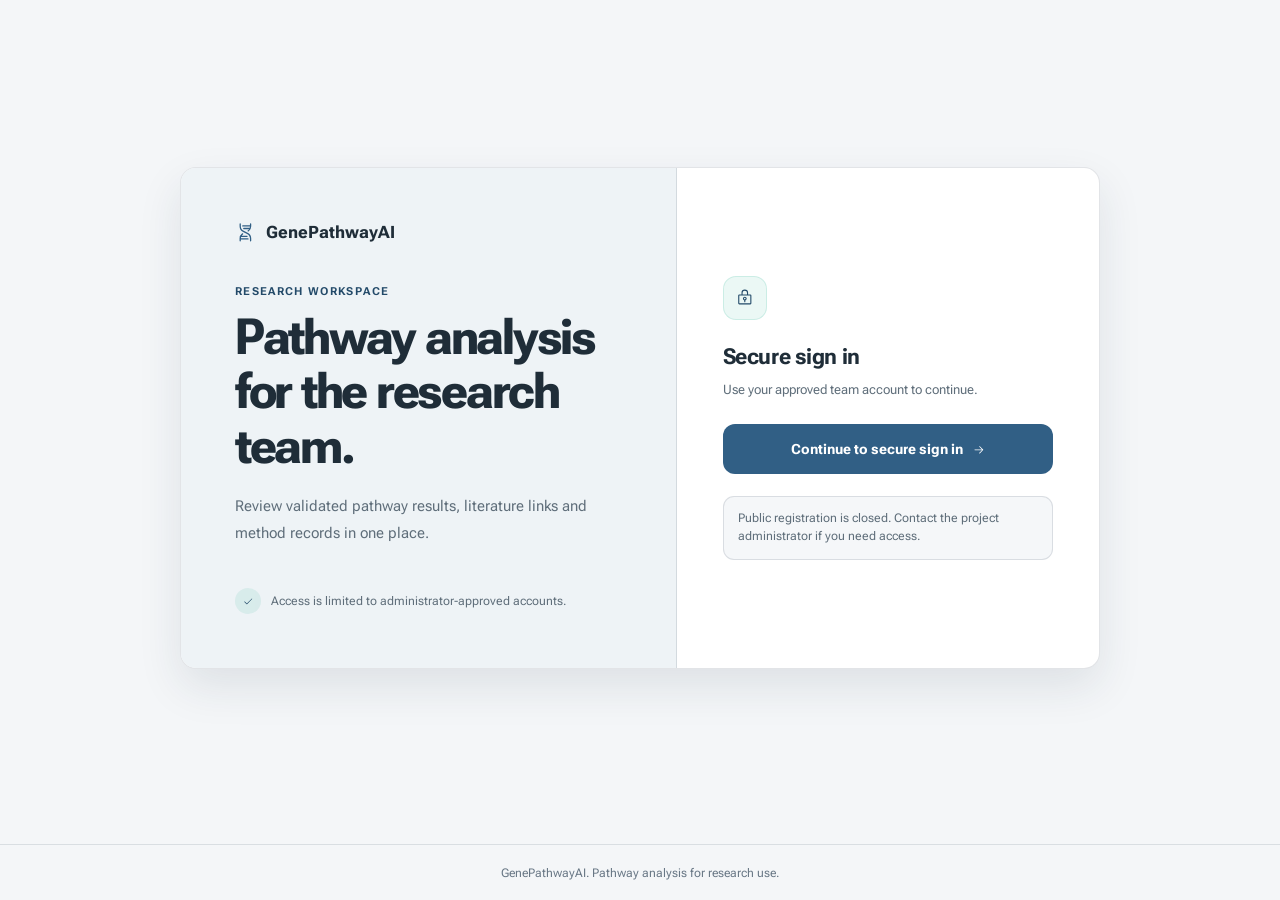
<file: website/web_app/login.html>
<!DOCTYPE html>
<html lang="en">

<head>
    <meta charset="UTF-8">
    <meta name="viewport" content="width=device-width, initial-scale=1.0">
    <title>Secure sign in | GenePathwayAI</title>
    <meta name="robots" content="noindex, nofollow">
    <link rel="icon" type="image/svg+xml" href="favicon.svg">
    <link rel="preconnect" href="https://fonts.googleapis.com">
    <link rel="preconnect" href="https://fonts.gstatic.com" crossorigin>
    <link href="https://fonts.googleapis.com/css2?family=Roboto+Flex:opsz,wght@8..144,400..700&family=Roboto+Mono:wght@400;500;600&display=swap" rel="stylesheet">
    <style>
        :root {
            color-scheme: light;
            --ink: #1a2e2a;
            --muted: #60716e;
            --line: rgba(20, 58, 50, 0.11);
            --mint: #3bb59a;
            --mint-dark: #238a72;
            --surface: rgba(255, 255, 255, 0.9);
        }

        * {
            box-sizing: border-box;
        }

        body {
            min-height: 100vh;
            margin: 0;
            display: grid;
            place-items: center;
            padding: 24px;
            color: var(--ink);
            background:
                radial-gradient(circle at 18% 12%, rgba(59, 181, 154, 0.16), transparent 32%),
                radial-gradient(circle at 86% 78%, rgba(77, 166, 201, 0.12), transparent 30%),
                #f5f8f7;
            font-family: "Roboto Flex", Roboto, -apple-system, BlinkMacSystemFont, "Segoe UI", sans-serif;
        }

        .login-shell {
            width: min(920px, 100%);
            display: grid;
            grid-template-columns: minmax(0, 1.08fr) minmax(340px, 0.92fr);
            overflow: hidden;
            background: var(--surface);
            border: 1px solid var(--line);
            border-radius: 24px;
            box-shadow: 0 24px 70px rgba(24, 59, 52, 0.11);
            backdrop-filter: blur(18px);
        }

        .login-context {
            min-height: 500px;
            padding: 54px;
            display: flex;
            flex-direction: column;
            justify-content: space-between;
            background: linear-gradient(145deg, rgba(59, 181, 154, 0.12), rgba(59, 181, 154, 0.025));
            border-right: 1px solid var(--line);
        }

        .brand {
            display: inline-flex;
            align-items: center;
            gap: 10px;
            font-size: 1.05rem;
            font-weight: 750;
        }

        .ph {
            width: 1em;
            height: 1em;
            display: inline-block;
            flex: none;
            vertical-align: -0.135em;
            fill: currentColor;
            pointer-events: none;
        }

        .ph-xs { width: 0.85em; height: 0.85em; vertical-align: -0.09em; }

        .brand-mark {
            display: inline-grid;
            place-items: center;
            color: var(--mint);
            font-size: 1.3rem;
        }

        .brand em {
            color: var(--mint);
            font-style: normal;
        }

        .context-copy {
            max-width: 430px;
        }

        .eyebrow {
            display: block;
            margin-bottom: 12px;
            color: var(--mint-dark);
            font-size: 0.7rem;
            font-weight: 750;
            letter-spacing: 0.12em;
            text-transform: uppercase;
        }

        h1 {
            margin: 0;
            font-size: clamp(2rem, 4vw, 3.15rem);
            line-height: 1.08;
            letter-spacing: -0.045em;
        }

        .context-copy p {
            margin: 20px 0 0;
            color: var(--muted);
            font-size: 0.94rem;
            line-height: 1.75;
        }

        .workflow-note {
            display: flex;
            align-items: center;
            gap: 10px;
            color: var(--muted);
            font-size: 0.75rem;
        }

        .workflow-note span {
            display: inline-flex;
            align-items: center;
            justify-content: center;
            width: 26px;
            height: 26px;
            color: var(--mint-dark);
            background: rgba(59, 181, 154, 0.12);
            border-radius: 50%;
            font-weight: 800;
        }

        .login-panel {
            padding: 54px 46px;
            display: flex;
            flex-direction: column;
            justify-content: center;
        }

        .lock-mark {
            width: 44px;
            height: 44px;
            display: inline-flex;
            align-items: center;
            justify-content: center;
            margin-bottom: 24px;
            color: var(--mint-dark);
            background: rgba(59, 181, 154, 0.1);
            border: 1px solid rgba(59, 181, 154, 0.18);
            border-radius: 13px;
            font-size: 1.1rem;
        }

        h2 {
            margin: 0;
            font-size: 1.35rem;
            letter-spacing: -0.02em;
        }

        .login-panel > p {
            margin: 10px 0 24px;
            color: var(--muted);
            font-size: 0.84rem;
            line-height: 1.6;
        }

        .login-button {
            min-height: 50px;
            display: inline-flex;
            align-items: center;
            justify-content: center;
            gap: 10px;
            color: #fff;
            background: linear-gradient(135deg, var(--mint), #2d9e84);
            border: 0;
            border-radius: 12px;
            box-shadow: 0 10px 24px rgba(45, 158, 132, 0.2);
            font-size: 0.86rem;
            font-weight: 750;
            text-decoration: none;
            transition: transform 0.16s ease, box-shadow 0.16s ease;
        }

        .login-button:hover {
            transform: translateY(-1px);
            box-shadow: 0 13px 28px rgba(45, 158, 132, 0.26);
        }

        .access-note {
            margin-top: 22px;
            padding: 13px 14px;
            color: var(--muted);
            background: #f7faf9;
            border: 1px solid var(--line);
            border-radius: 11px;
            font-size: 0.72rem;
            line-height: 1.55;
        }

        .error-note {
            display: none;
            margin-bottom: 16px;
            padding: 11px 12px;
            color: #a23d34;
            background: #fff5f3;
            border: 1px solid #f2d2cd;
            border-radius: 10px;
            font-size: 0.74rem;
            line-height: 1.45;
        }

        .error-note.visible {
            display: block;
        }

        @media (max-width: 760px) {
            .login-shell {
                grid-template-columns: 1fr;
            }

            .login-context {
                min-height: auto;
                gap: 52px;
                padding: 36px 30px;
                border-right: 0;
                border-bottom: 1px solid var(--line);
            }

            .login-panel {
                padding: 36px 30px 40px;
            }
        }

        /* Shared research-tool palette */
        :root {
            --ink: #1f2d38;
            --muted: #5f6e7a;
            --line: rgba(31, 51, 69, 0.13);
            --mint: #315f85;
            --mint-dark: #234a69;
            --surface: #ffffff;
        }

        body {
            grid-template-rows: 1fr auto;
            width: 100%;
            min-height: 100dvh;
            padding: 24px 0 0;
            background: #f4f6f8;
        }

        .login-shell {
            margin: 24px;
            border-radius: 16px;
            box-shadow: 0 18px 44px rgba(31, 51, 69, 0.1);
            backdrop-filter: none;
        }

        .login-context {
            background: #eef3f6;
        }

        .login-button {
            background: var(--mint);
            box-shadow: none;
        }

        .login-button:hover {
            background: var(--mint-dark);
            box-shadow: none;
        }

        .access-note {
            background: #f5f7f9;
        }

        site-footer {
            align-self: end;
            width: 100%;
        }
    </style>
</head>

<body>
    <main class="login-shell">
        <section class="login-context">
            <div class="brand">
                <span class="brand-mark"><svg class="ph" viewBox="0 0 256 256" aria-hidden="true" focusable="false"><path d="M200,204.5V232a8,8,0,0,1-16,0V204.5a63.67,63.67,0,0,0-35.38-57.25l-48.4-24.19A79.58,79.58,0,0,1,56,51.5V24a8,8,0,0,1,16,0V51.5a63.67,63.67,0,0,0,35.38,57.25l48.4,24.19A79.58,79.58,0,0,1,200,204.5ZM160,200H72.17a63.59,63.59,0,0,1,3.23-16h72.71a8,8,0,0,0,0-16H83.46a63.71,63.71,0,0,1,14.65-15.08A8,8,0,1,0,88.64,140,80.27,80.27,0,0,0,56,204.5V232a8,8,0,0,0,16,0V216h88a8,8,0,0,0,0-16ZM192,16a8,8,0,0,0-8,8V40H96a8,8,0,0,0,0,16h87.83a63.59,63.59,0,0,1-3.23,16H107.89a8,8,0,1,0,0,16h64.65a63.71,63.71,0,0,1-14.65,15.08,8,8,0,0,0,9.47,12.9A80.27,80.27,0,0,0,200,51.5V24A8,8,0,0,0,192,16Z"/></svg></span>
                <span>GenePathwayAI</span>
            </div>

            <div class="context-copy">
                <span class="eyebrow">Research workspace</span>
                <h1>Pathway analysis for the research team.</h1>
                <p>Review validated pathway results, literature links and method records in one place.</p>
            </div>

            <div class="workflow-note">
                <span><svg class="ph ph-xs" viewBox="0 0 256 256" aria-hidden="true" focusable="false"><path d="M229.66,77.66l-128,128a8,8,0,0,1-11.32,0l-56-56a8,8,0,0,1,11.32-11.32L96,188.69,218.34,66.34a8,8,0,0,1,11.32,11.32Z"/></svg></span>
                Access is limited to administrator-approved accounts.
            </div>
        </section>

        <section class="login-panel">
            <div class="lock-mark" aria-hidden="true"><svg class="ph" viewBox="0 0 256 256" aria-hidden="true" focusable="false"><path d="M128,112a28,28,0,0,0-8,54.83V184a8,8,0,0,0,16,0V166.83A28,28,0,0,0,128,112Zm0,40a12,12,0,1,1,12-12A12,12,0,0,1,128,152Zm80-72H176V56a48,48,0,0,0-96,0V80H48A16,16,0,0,0,32,96V208a16,16,0,0,0,16,16H208a16,16,0,0,0,16-16V96A16,16,0,0,0,208,80ZM96,56a32,32,0,0,1,64,0V80H96ZM208,208H48V96H208V208Z"/></svg></div>
            <h2>Secure sign in</h2>
            <p>Use your approved team account to continue.</p>

            <div id="login-error" class="error-note" role="alert"></div>

            <a id="login-button" class="login-button" href="/auth/login">
                Continue to secure sign in
                <span aria-hidden="true"><svg class="ph ph-xs" viewBox="0 0 256 256" aria-hidden="true" focusable="false"><path d="M221.66,133.66l-72,72a8,8,0,0,1-11.32-11.32L196.69,136H40a8,8,0,0,1,0-16H196.69L138.34,61.66a8,8,0,0,1,11.32-11.32l72,72A8,8,0,0,1,221.66,133.66Z"/></svg></span>
            </a>

            <div class="access-note">
                Public registration is closed. Contact the project administrator if you need access.
            </div>
        </section>
    </main>

    <site-footer></site-footer>
    <script src="components/site-footer.js?v=20260903a"></script>
    <script>
        const messages = {
            setup: 'Authentication has not been configured in the AWS environment yet.',
            not_allowed: 'This email is not on the approved team access list.',
            email_unverified: 'Please verify the email address associated with this account.',
            login_failed: 'Sign-in could not be completed. Please try again or contact the administrator.'
        };
        const params = new URLSearchParams(window.location.search);
        const error = params.get('error');
        const next = params.get('next');
        const errorBox = document.getElementById('login-error');
        const loginButton = document.getElementById('login-button');

        if (error && messages[error]) {
            errorBox.textContent = messages[error];
            errorBox.classList.add('visible');
        }
        if (next && next.startsWith('/') && !next.startsWith('//')) {
            loginButton.href = `/auth/login?next=${encodeURIComponent(next)}`;
        }
    </script>
</body>

</html>
</file>
